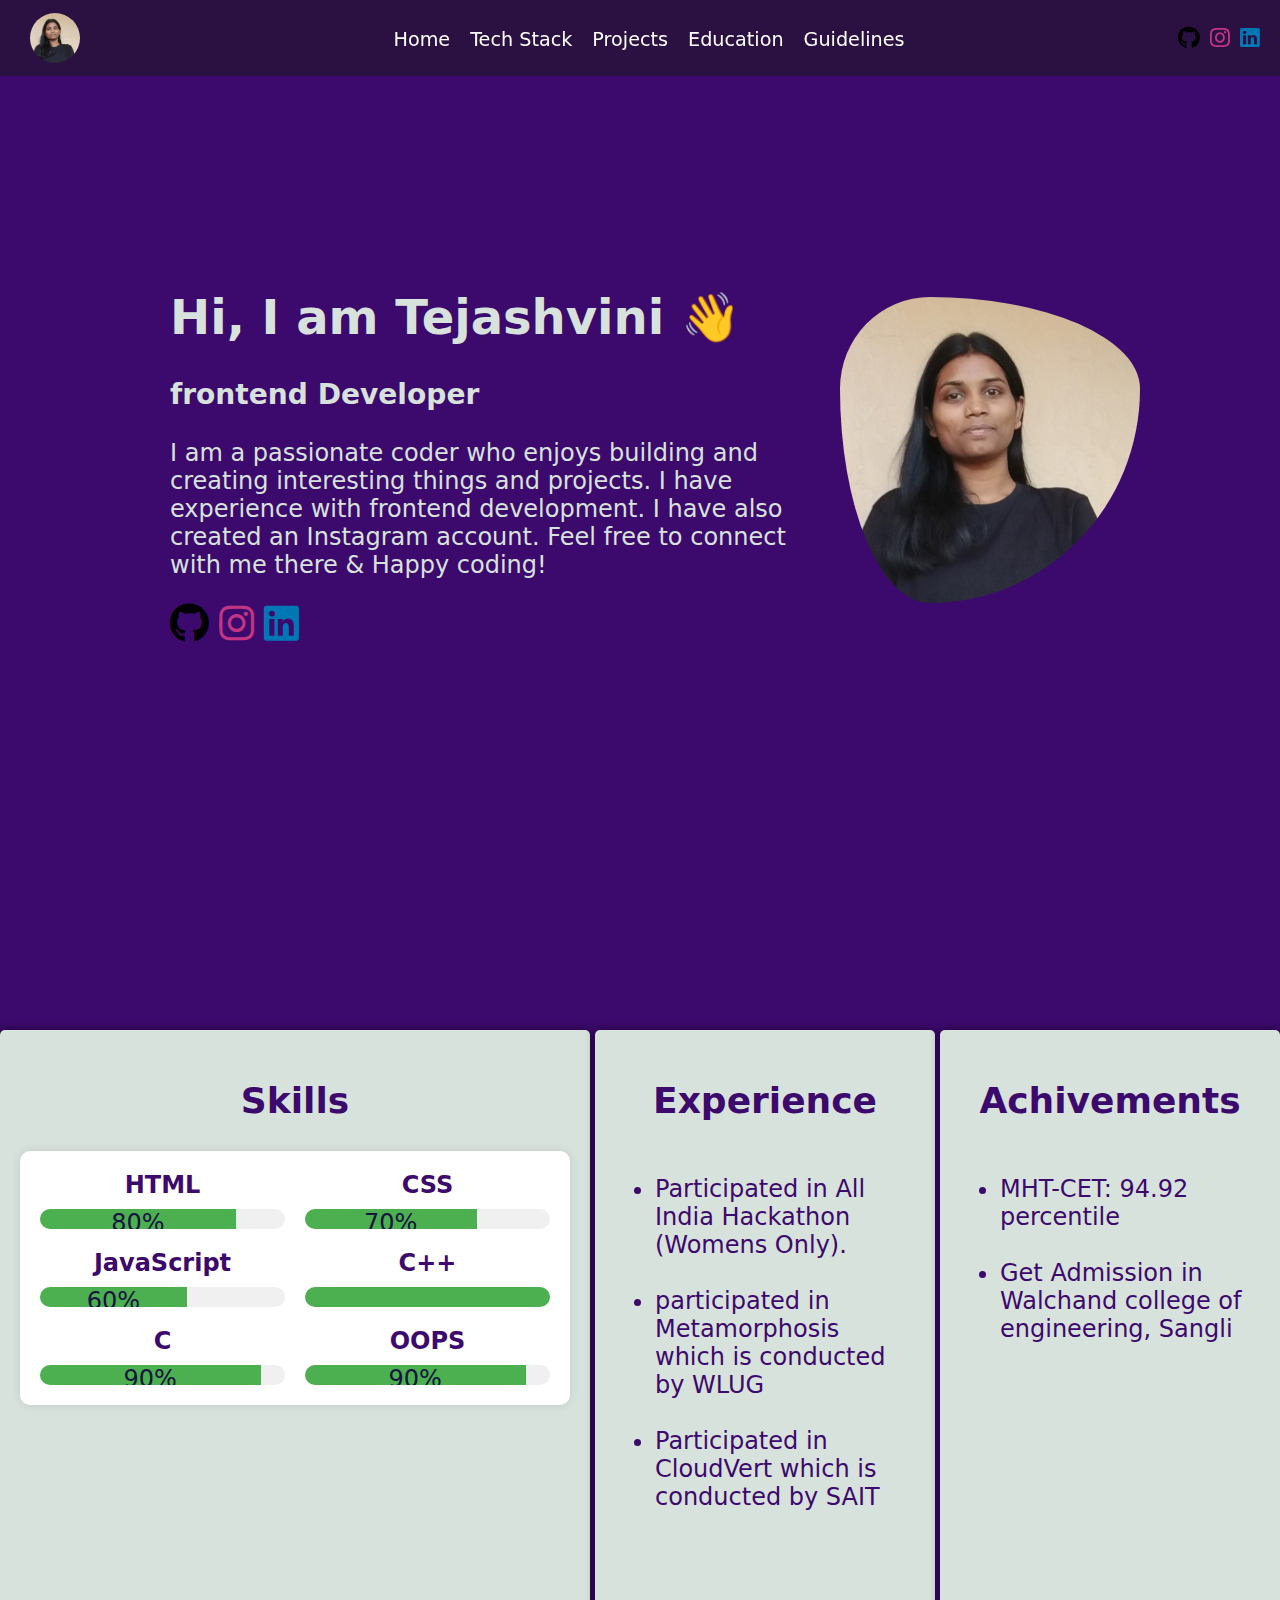
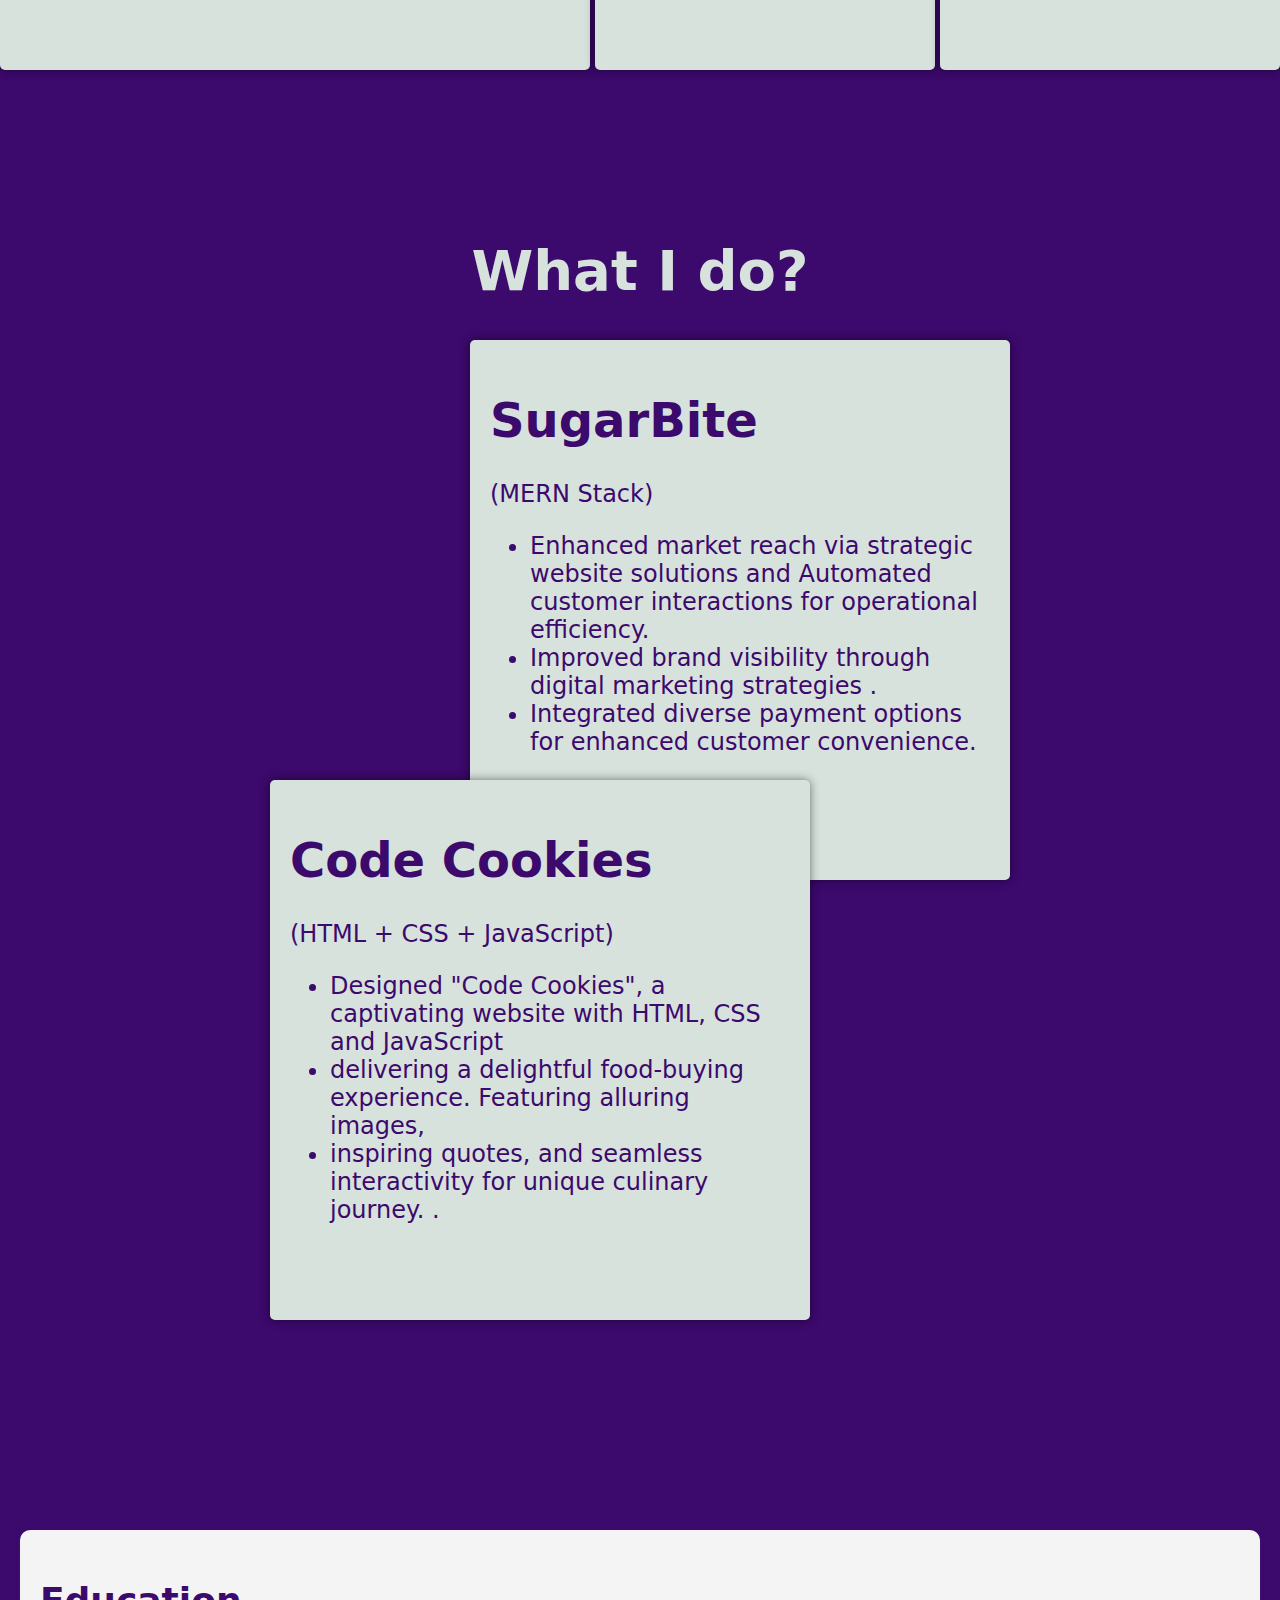
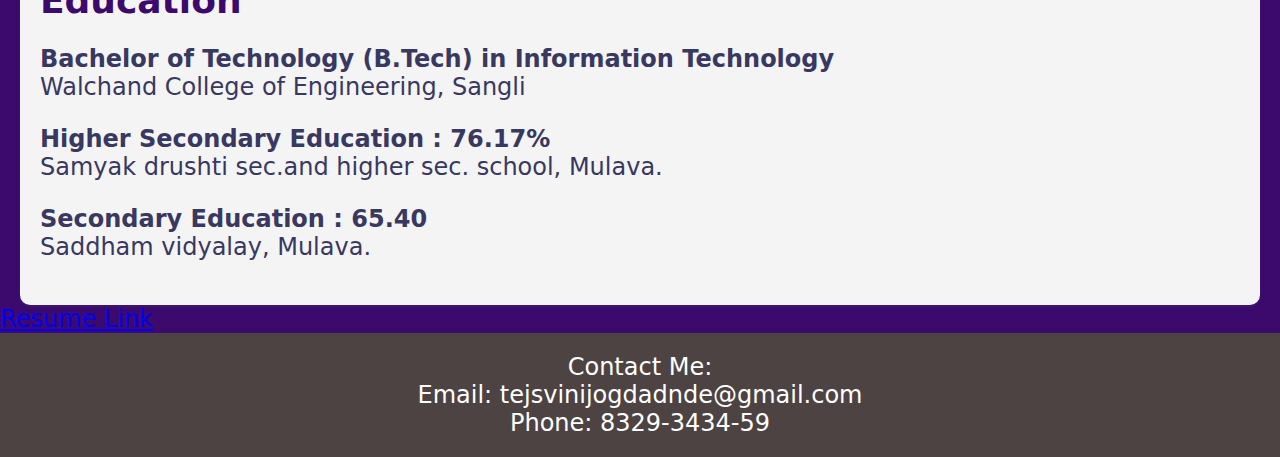
<file: index.html>
<html>
  <head>
    <meta name="viewport" content="width=device-width, initial-scale=1.0">
    <title>Code with Tom</title>
    <link rel="stylesheet" type="text/css" href="style.css" />
    <link
      rel="stylesheet"
      href="https://cdnjs.cloudflare.com/ajax/libs/font-awesome/5.15.3/css/all.min.css"
    />
    <script src="script.js"></script>
  </head>
  <body>
    <nav>
      <div class="logo">
        <img src="me.jpeg" alt="" />
      </div>
      <ul class="nav-links">
        <li><a href="#landing">Home</a></li>
        <li><a href="#skills">Tech Stack</a></li>
        <li><a href="#projects">Projects</a></li>
        <li><a href="#education">Education</a></li>
        <li><a href="#guideline">Guidelines</a></li>
      </ul>
      <div class="icons">
        <a href=https://github.com/tejaswini16256>
            <i id="gitHubIcon" class="fab fa-github" style="color: black"></i>
          </a>
        <a href="https://www.instagram.com/tejujogdande/">
          <i
            id="instagramIcon"
            class="fab fa-instagram"
            style="color: #c13584"
          ></i>
        </a>        
        <a
          href="https://www.linkedin.com/in/tejaswini-jogdande-a1b527233/"
        >
          <i
            id="linkedinIcon"
            class="fab fa-linkedin"
            style="color: #0077b5"
          ></i>
        </a>
      </div>
    </nav>
    <div class="landing" id="landing">
      <div class="about-me">
        <h1>Hi, I am Tejashvini 👋</h1>
        <h3>frontend Developer</h3>
        <p>
          I am a passionate coder who enjoys building and creating interesting
          things and projects. I have experience with frontend 
          development.   I
          have also created an Instagram account. Feel free to connect with me
          there & Happy coding!
        </p>
        <div class="icons">
          <a href=https://github.com/tejaswini16256>
            <i id="gitHubIcon" class="fab fa-github" style="color: black"></i>
          </a>          
          <a href="https://www.instagram.com/tejujogdande/">
            <i
              id="instagramIcon"
              class="fab fa-instagram"
              style="color: #c13584"
            ></i>
          </a>
          <a
            href="https://www.linkedin.com/in/tejaswini-jogdande-a1b527233/"
          >
            <i
              id="linkedinIcon"
              class="fab fa-linkedin"
              style="color: #0077b5"
            ></i>
          </a>
        </div>
      </div>
      <img class="profile-pic" src="me.jpeg" alt="" />
    </div>
    <div class="skills-section" id="skills">
      <div class="skill-card">
        <h2>Skills</h2>
        <!-- <img style="margin-top: 50px" src="splash.png" alt="" /> -->
        <div class="skill-sectionn">
          <div class="skill">
            <div class="skill-label">HTML</div>
            <div class="progress">
              <div class="progress-bar" style="width: 80%;">80%</div>
            </div>
          </div>
          <div class="skill">
            <div class="skill-label">CSS</div>
            <div class="progress">
              <div class="progress-bar" style="width: 70%;">70%</div>
            </div>
          </div>
          <div class="skill">
            <div class="skill-label">JavaScript</div>
            <div class="progress">
              <div class="progress-bar" style="width: 60%;">60%</div>
            </div>
          </div>
          <div class="skill">
            <div class="skill-label">C++</div>
            <div class="progress">
              <div class="progress-bar" style="width: 900%;">900%</div>
            </div>
          </div>
          <div class="skill">
            <div class="skill-label">C</div>
            <div class="progress">
              <div class="progress-bar" style="width: 90%;">90%</div>
            </div>
          </div>
          <div class="skill">
            <div class="skill-label">OOPS</div>
            <div class="progress">
              <div class="progress-bar" style="width: 90%;">90%</div>
            </div>
          </div>
        </div>
      </div>
      <div class="skill-card">
        <h2>Experience</h2>
        <!-- <img style="margin-top: 50px" src="splash.png" alt="" /> -->
        <ul>
          <li>Participated in All India Hackathon (Womens Only).</li>
          <br>
          <li>participated in Metamorphosis which is conducted by WLUG</li><br>
          <li>Participated in CloudVert which is conducted by SAIT</li>
        </ul>
      </div>
      <div class="skill-card">
        <h2>Achivements</h2>
        <!-- <img style="margin-top: 50px" src="tool.png" alt="" /> -->
        <ul>
          <li>MHT-CET: 94.92 percentile</li><br>
          <li>Get Admission in Walchand college of engineering, Sangli</li>
          
        </ul>
      </div>
    </div>
    <div class="project-section" id="projects">
      <h1 style="font-size: 3.5rem;width: 100%;text-align: center;">What I do?</h1>
      <div class="project-card">
        <h1>
          SugarBite
          <a href=https://github.com/tejaswini16256>
            <!-- <i id="gitHubIcon" class="fab fa-github" style="color: black"></i> -->
          </a>
        </h1>
        <p>
          (MERN Stack)
          <ul>
            <li>Enhanced market reach via strategic website solutions and Automated customer interactions for operational
              efficiency.
              </li>
              <li>Improved brand visibility through digital marketing strategies .
               </li>
              <li> Integrated diverse payment options for enhanced customer convenience.
              </li>
          </ul>
        </p>
      </div>
      <div class="project-card">
        <h1>
          Code Cookies 
          <a href="https://www.instagram.com/tejujogdande/">
            <!-- <i
              id="instagramIcon"
              class="fab fa-instagram"
              style="color: #c13584"
            ></i> -->
          </a>
        </h1>

        <p>(HTML + CSS + JavaScript)
          <ul>
            <li>Designed "Code Cookies", a captivating website with HTML, CSS and JavaScript</li>
            <li>delivering a delightful food-buying experience. Featuring alluring images,
            </li>
            <li>inspiring quotes, and seamless interactivity for unique culinary journey. .
            </li>
          </ul>
        </p>
      </div>
   
    </div>


    <div class="education-section" id="education">
      <div class="education-card">
        <h2>Education</h2>
        <div class="education-item">
          <p>
            <strong>Bachelor of Technology (B.Tech) in Information Technology</strong>
            <br>
            Walchand College of Engineering, Sangli
          </p>
        </div>
        <div class="education-item">
          <p>
            <strong>Higher Secondary Education : 76.17%</strong>
            <br>
            Samyak drushti sec.and higher sec. school, Mulava.
          </p>
        </div>
        <div class="education-item">
          <p>
            <strong>Secondary Education : 65.40</strong>
            <br>
             Saddham vidyalay, Mulava.
          </p>
        </div>
      </div>
    </div>

   <div class="cv">
     <a href="https://drive.google.com/file/d/1SqggjLC2DKG1yfSSBRPuxXN74mpwoBio/view?usp=sharing">Resume Link</a>
   </div>
    <div class="footer">
      <p>Contact Me:</p>
      <p>Email: <a href="tejsvinijogdadnde@gmail.com">tejsvinijogdadnde@gmail.com</a></p>
      <p>Phone: <a href="tel:+1234567890">8329-3434-59</a></p>
    </div>
   
  </body>
</html>
</file>
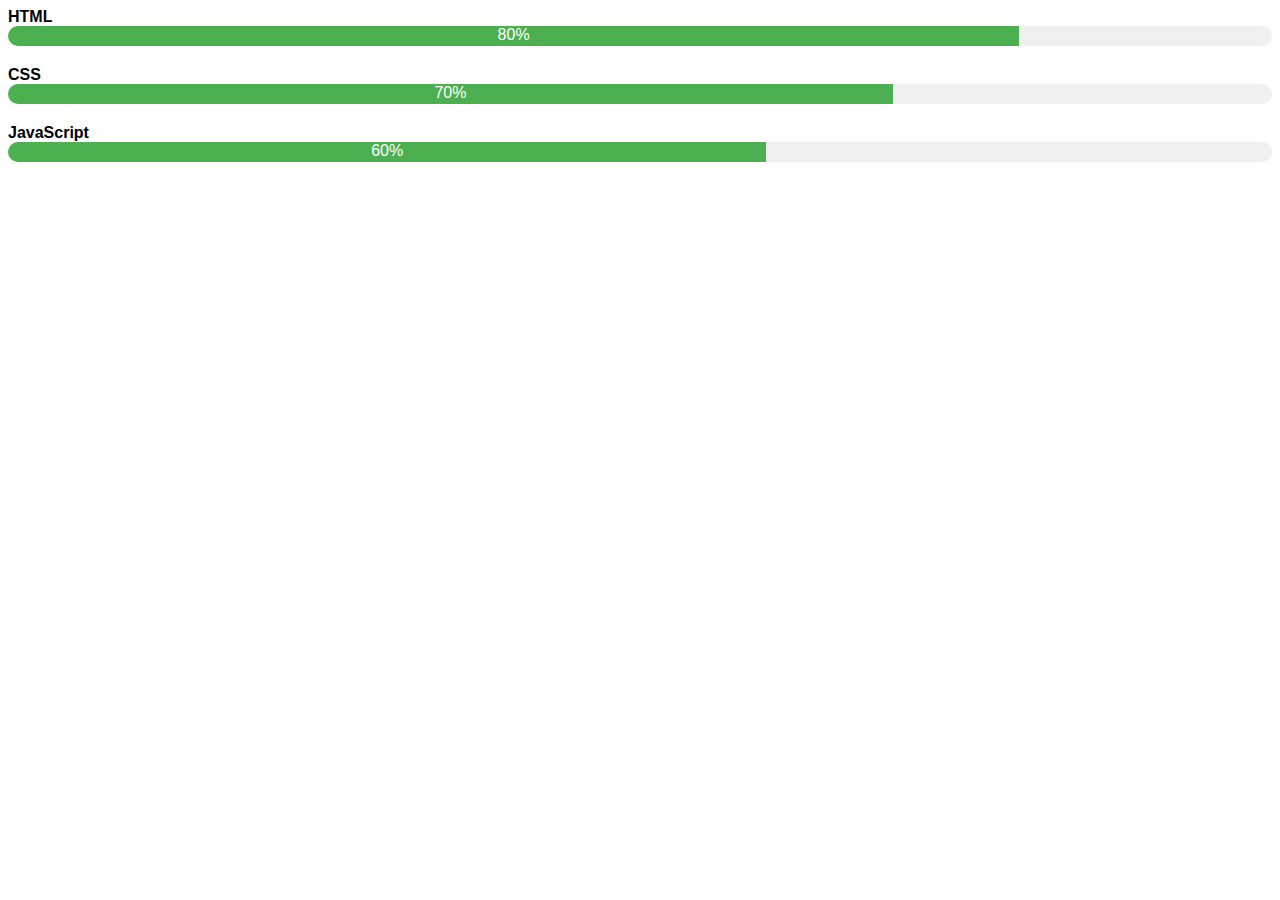
<file: index2.html>
<!DOCTYPE html>
<html lang="en">
<head>
<meta charset="UTF-8">
<meta name="viewport" content="width=device-width, initial-scale=1.0">
<style>
  body {
    font-family: Arial, sans-serif;
  }
  .skill-section {
    margin: 50px auto;
    max-width: 600px;
  }
  .skill {
    margin-bottom: 20px;
  }
  .skill-label {
    font-weight: bold;
  }
  .progress {
    height: 20px;
    background-color: #f0f0f0;
    border-radius: 10px;
    overflow: hidden;
  }
  .progress-bar {
    height: 100%;
    background-color: #4caf50;
    text-align: center;
    color: white;
  }
</style>
</head>
<body>
  <div class="skill-sectionn">
    <div class="skill">
      <div class="skill-label">HTML</div>
      <div class="progress">
        <div class="progress-bar" style="width: 80%;">80%</div>
      </div>
    </div>
    <div class="skill">
      <div class="skill-label">CSS</div>
      <div class="progress">
        <div class="progress-bar" style="width: 70%;">70%</div>
      </div>
    </div>
    <div class="skill">
      <div class="skill-label">JavaScript</div>
      <div class="progress">
        <div class="progress-bar" style="width: 60%;">60%</div>
      </div>
    </div>
  </div>
</body>
</html>
</file>
<file: style.css>
:root {
  --primary-color: #3c096c;
  --secondary-color: #d8e2dc;
}
html {
  scroll-behavior: smooth;
}
body {
  margin: 0;
  background: var(--primary-color);
  font-family: system-ui, -apple-system, BlinkMacSystemFont, "Segoe UI", Roboto,
    Oxygen, Ubuntu, Cantarell, "Open Sans", "Helvetica Neue", sans-serif;
  color: var(--secondary-color);
  font-size: 1.5rem;
}
nav {
  position: fixed;
  z-index: 5;
  top: 0;
  left: 0;
  width: 100%;
  display: flex;
  justify-content: space-between;
  align-items: center;
  padding-inline: 30px;
  background-color: rgba(25, 24, 24, 0.5);
  color: var(--secondary-color);
}
nav ul {
  display: flex;
  height: 100%;
  gap: 20px;
  justify-content: space-evenly;
  align-items: center;
  list-style: none;
}
nav ul li a {
  text-decoration: none;
  color: #fff;
  font-size: 1.2rem;
}
nav ul li a:hover {
  text-decoration: none;
  color: #ccc;
}
nav .fab {
  font-size: 1.4rem;
}
nav .icons {
  margin-right: 50px;
}
footer {
  margin-top: 50px;
  width: 100%;
  display: flex;
  justify-content: center;
  align-items: center;
  padding-inline: 30px;
  background-color: rgba(25, 24, 24, 0.5);
  color: var(--secondary-color);
}
.logo img {
  height: 50px;
  width: 50px;
  border-radius: 50%;
  cursor: pointer;
}
.logo:hover {
  transform: scale(1.05);
  transition: 500ms ease-in-out;
}
.landing {
  height: 100vh;
  display: flex;
  flex-direction: row;
  flex-wrap: wrap;
  justify-content: center;
  align-items: center;
}
.profile-pic {
  width: 300px;
  height: auto;
  border-radius: 30% 70% 70% 30% / 30% 30% 70% 70%;
  animation: flow 2s ease-in-out infinite alternate;
}
.about-me {
  word-wrap: break-word;
  overflow-wrap: break-word;
  width: 50%;
  padding: 30px;
}
.icons {
  display: flex;
  flex-direction: row;
  gap: 10px;
  font-size: 40px;
}
.fab:hover {
  cursor: pointer;
  transform: scale(1.07);
}
.skills-section {
 
  min-height: 100vh;
  max-height: max-content;
  display: flex;
  flex-direction: row;
  justify-content: center;
  align-items: center;
  gap: 5px;
}
.skill-card {
  height: 600px;
  width: 550px;
  background: var(--secondary-color);
  color: var(--primary-color);
  border-radius: 5px;
  box-shadow: 0 0 10px rgba(0, 0, 0, 0.5);
  padding: 20px;
  display: flex;
  flex-direction: column;
  animation: fadein 3s 1s linear;
  animation-play-state: paused;
  cursor: pointer;
  transition: 500ms ease-in-out;
}

/* .skill-card ul {
  list-style: none;
} */
.skill-card h2 {
  color: var(--primary-color);
  text-align: center;
 
}

.skill-card:hover {
  transform: scale(1.04);
}
.skill-card:nth-child(1) {
  animation-delay: calc(var(--scroll) * -14s);
}
.skill-card:nth-child(1):hover {
  animation: gradient 1s linear forwards;
}
.skill-card:nth-child(2) {
  animation-delay: calc(var(--scroll) * -15s);
}
.skill-card:nth-child(2):hover img {
  animation: rotate 30s linear infinite;
}
.skill-card:nth-child(3) {
  animation-delay: calc(var(--scroll) * -16s);
}
.project-section {
  min-height: 100vh;
  max-height: max-content;
  align-items: center;
  display: flex;
  flex-direction: column;
  padding-bottom: 110px;
}
.project-card {
  color: var(--primary-color);
  padding: 20px;
  width: 500px;
  height: 500px;
  border-radius: 5px;
  box-shadow: 0 0 10px rgba(0, 0, 0, 0.5);
  background: var(--secondary-color);
  cursor: pointer;
  transition: 500ms ease-in-out;
}

@keyframes fadein {
  0% {
    opacity: 0;
    transform: translateX(-100px);
  }
  100% {
    opacity: 1;
    transform: translateX(0);
  }
}
@keyframes flow {
  0% {
    transform: translateY(0px);
    border-radius: 30% 70% 70% 30% / 30% 30% 70% 70%;
  }
  100% {
    transform: translateY(20px);
    border-radius: 40% 60% 60% 40% / 40% 40% 60% 60%;
  }
}
@keyframes rotate {
  0% {
    transform: rotate(0deg);
  }
  100% {
    transform: rotate(360deg);
  }
}
@keyframes gradient {
  0% {
    background: var(--secondary-color);
  }
  50% {
    filter: blur(5px);
  }
  100% {
    filter: blur(0px);
    background: #ffadad;
  }
}
@keyframes shake {
  0% {
    transform: rotate(0deg);
  }
  25% {
    transform: rotate(5deg);
  }
  50% {
    transform: rotate(0deg);
  }
  75% {
    transform: rotate(-5deg);
  }
  100% {
    transform: rotate(0deg);
  }
}

@media screen and (max-width: 1200px) {
  body {
    font-size: 1.3rem;
  }
  .landing {
    flex-direction: column;
    display: flex;
    height: auto;
    justify-content: center;
    align-items: center;
  }
  .about-me {
    width: 80%;
    display: flex;
    align-items: center;
    flex-direction: column;
    word-wrap: break-word;
  }
  .skills-section {
    margin-top: 100px;
    flex-direction: column;
    height: auto;
    justify-content: center;
    align-items: center;
    width: 100%;
  }
  .skill-card {
    animation: none;
    width: 100%;
    text-align: center;
  }
  .skill-card ul {
    padding: 0;
    margin: 0;
  }
  .project-section {
    height: auto;
    gap: 40px;
  }
  .project-card {
    width: 80%;
  }
  nav ul {
    display: none;
  }
  .footer {
    background-color: #0d0823;
    color: #fff;
    text-align: center;
    padding: 20px;
    position: fixed;
    bottom: 0;
    width: 100%;
    animation: slide-up 0.5s ease-out;
  }
  .footer a {
    color: #fff;
    text-decoration: none;
    transition: color 0.3s;
  }
  .footer a:hover {
    color: #ffc107;
  }
  @keyframes slide-up {
    from {
      transform: translateY(100%);
    }
    to {
      transform: translateY(0);
    }
  }
}


@media screen and (min-width: 1201px) {
  .project-card {
    transition: 500ms ease-in-out;
  }
  .project-card:hover {
    transform: translate(0, -400px);
  }
  .project-card:nth-child(4) {
    transform: translateX(100px) translateY(-200px);
  }
  .project-card:nth-child(4):hover {
    transform: translateX(150px) translateY(-200px);
    z-index: 2;
  }
  .project-card:nth-child(2) {
    transform: translateX(100px) translateY(0px);
  }
  .project-card:nth-child(2):hover {
    transform: translateX(150px) translateY(0px);
    z-index: 2;
  }
  .project-card:nth-child(3) {
    transform: translateX(-100px) translateY(-100px);
  }
  .project-card:nth-child(3):hover {
    transform: translateX(-150px) translateY(-100px);
    z-index: 2;
  }
}


.skill-sectionn {
  display: grid;
  grid-template-columns: repeat(auto-fit, minmax(200px, 1fr));
  gap: 20px;
  max-width: 800px;
  padding: 20px;
  background-color: #fff;
  box-shadow: 0 0 10px rgba(0, 0, 0, 0.1);
  border-radius: 10px;
}
.skill {
  text-align: center;
}
.skill-label {
  font-weight: bold;
  margin-bottom: 10px;
}
.progress {
  height: 20px;
  background-color: #f0f0f0;
  border-radius: 10px;
  overflow: hidden;
}
.progress-bar {
  height: 100%;
  background-color: #4caf50;
  text-align: center;
  color:rgb(20, 20, 63);
}
.education-section{
  padding-left: 20px;
  padding-right: 20px;
}

.education-card {
  background-color: #f4f4f4;
  padding: 20px;
 
  border-radius: 10px;
  box-shadow: 0 2px 4px rgba(59, 159, 193, 0.1);
}
.education-card h2 {
  margin-bottom: 15px;
  color: #3c096c;
}
.education-item {
  margin-bottom: 15px;
}
.education-item p{
  color: rgb(56, 56, 96);
}


.guide {
  max-width: 800px;
  margin: 20px auto;
  background-color: #fff;
  padding: 20px;
  box-shadow: 0 0 10px rgba(0, 0, 0, 0.1);
  border-radius: 8px;
}

/* Style the guideline heading */
.guide h2 {
  color: #333;
  font-size: 24px;
  margin-bottom: 15px;
}

/* Style the guideline list */
.guide ul {
  list-style-type: none;
  padding: 0;
}

/* Style the guideline list items */
.guide li {
  color: #555;
  font-size: 16px;
  line-height: 1.5;
  margin-bottom: 15px;
}

/* Style the guideline list item numbers */
.guide li::before {
  content: counter(listItem);
  counter-increment: listItem;
  font-weight: bold;
  margin-right: 10px;
  color: #333;
}


.footer {
  background-color: #4d4343;
  color: #fff;
  padding: 20px;
  text-align: center;
}

.footer p {
  margin: 0;
}

.footer a {
  color: #fff;
  text-decoration: none;
}

.footer a:hover {
  text-decoration: underline;
}
</file>
